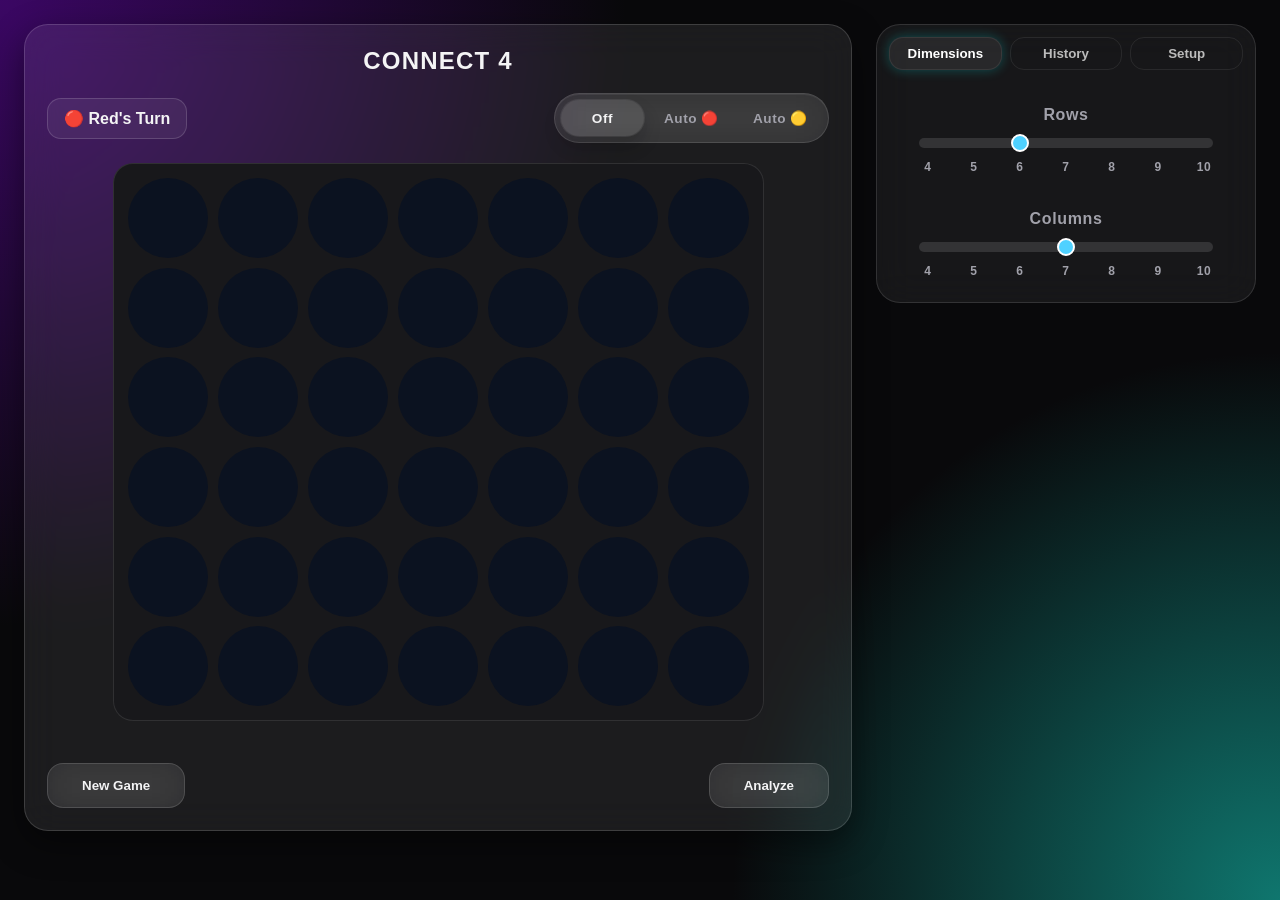
<file: index.html>
<!DOCTYPE html>
<html lang="en">
<head>
<meta charset="UTF-8" />
<meta name="viewport" content="width=device-width, initial-scale=1.0" />
<title>Connect 4</title>

<!--
    Cross-origin isolation shim: the c4 solver builds are multithreaded WASM
    and need SharedArrayBuffer, which requires COOP/COEP headers. This service
    worker lives at the Pages project root so its scope covers every page.
    Script from: https://github.com/gzuidhof/coi-serviceworker
-->
<script src="./coi-serviceworker.js"></script>

<link rel="stylesheet" href="./styles.css" />
</head>
<body>

<div class="app-shell">
    <main class="layout">

        <section class="game-panel">
            <div class="card">

                <h1>CONNECT 4</h1>

                <div class="top">
                    <div class="turn" id="turnIndicator">🔴 Red's Turn</div>

                    <div class="ai-control">
                        <div id="aiToggle" class="ai-switch" role="group" aria-label="AI player">
                            <button type="button" class="ai-option active" data-mode="0">Off</button>
                            <button type="button" class="ai-option" data-mode="1">Auto 🔴</button>
                            <button type="button" class="ai-option" data-mode="2">Auto 🟡</button>
                        </div>
                    </div>
                </div>

                <div class="board-wrap">
                    <div id="board" class="board"></div>
                </div>

                <div id="scoreStrip" class="score-strip"></div>

                <div class="bottom">
                    <button id="resetBtn" class="glass-btn">New Game</button>
                    <div id="analysisText">Analysis unavailable</div>
                    <button id="analyzeToggle" class="glass-btn">Analyze</button>
                </div>

            </div>
        </section>

        <aside class="sidebar">
            <div class="tab-panel">

                <div class="tab-header">
                    <button class="tab active" data-tab="dimensions">Dimensions</button>
                    <button class="tab" data-tab="history">History</button>
                    <button class="tab" data-tab="setup">Setup</button>
                </div>

                <div class="tab-content">

                    <section class="tab-view active" id="dimensions">
                        <div class="slider-group">

                            <label>
                                Rows
                                <input type="range" id="rowsSlider" min="4" max="10" value="6">
                                <div class="slider-scale" aria-hidden="true">
                                    <span>4</span><span>5</span><span>6</span><span>7</span>
                                    <span>8</span><span>9</span><span>10</span>
                                </div>
                            </label>

                            <label>
                                Columns
                                <input type="range" id="colsSlider" min="4" max="10" value="7">
                                <div class="slider-scale" aria-hidden="true">
                                    <span>4</span><span>5</span><span>6</span><span>7</span>
                                    <span>8</span><span>9</span><span>10</span>
                                </div>
                            </label>

                        </div>
                    </section>

                    <section class="tab-view" id="history">
                        <table id="historyTable">
                            <thead>
                                <tr>
                                    <th>Move</th>
                                    <th>Column</th>
                                    <th>Player</th>
                                </tr>
                            </thead>
                            <tbody></tbody>
                        </table>
                    </section>

                    <section class="tab-view" id="setup">
                        <div class="position-controls">
                            <label for="positionInput">Position String</label>
                            <input id="positionInput" type="text" placeholder="Example: 4452301">
                            <p class="hint">Press Enter to apply.</p>
                            <button id="copyPosition" class="glass-btn">Copy Position</button>
                        </div>
                    </section>

                </div>

            </div>
        </aside>

    </main>
</div>

<div class="modal" id="modal">
    <div class="modal-card">
        <h2 id="winnerText">Winner!</h2>
        <p>Congratulations!</p>
        <button id="playAgain">Play Again</button>
    </div>
</div>


<script type="module" src="./app.js"></script>

</body>
</html>
</file>
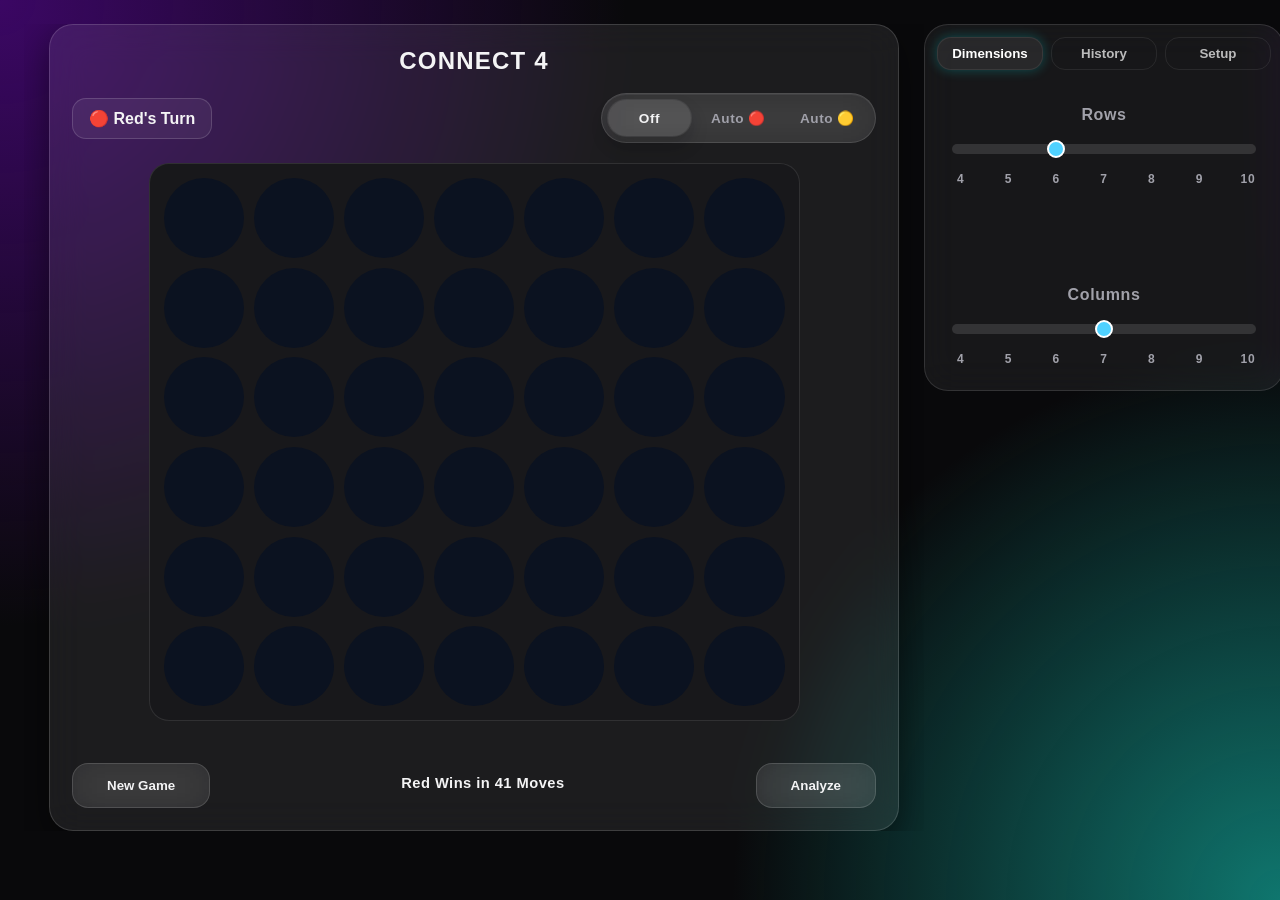
<file: User-Interface.html>
<!DOCTYPE html>
<html lang="en">
<head>
<meta charset="UTF-8" />
<meta name="viewport" content="width=device-width, initial-scale=1.0" />
<title>Connect 4</title>

<style>
:root{
    --bg:#09090b;
    --panel:rgba(255,255,255,.08);
    --glass:rgba(255,255,255,.06);
    --border:rgba(255,255,255,.15);
    --text:#f4f4f5;
    --muted:#a1a1aa;
    --red:#ff4d6d;
    --yellow:#ffd43b;
    --board:#18181b;
    --cell:#0f172a;
    --shadow:0 12px 35px rgba(0,0,0,.45);
}

.ai-switch{

    display:grid;

    grid-template-columns:repeat(3, minmax(0, 1fr));

    gap:6px;

    min-width:228px;

    padding:6px;

    background:rgba(255,255,255,.08);

    backdrop-filter:blur(18px);

    border:1px solid rgba(255,255,255,.12);

    border-radius:999px;

    box-shadow:inset 0 1px 0 rgba(255,255,255,.06);

}

.ai-switch:disabled{

    opacity:.45;

    cursor:not-allowed;

    pointer-events:none;

}

.ai-option{

    border:none;

    padding:10px 14px;

    border-radius:999px;

    background:transparent;

    color:var(--muted);

    font-size:.85rem;

    font-weight:700;

    letter-spacing:.04em;

    transition:background .2s, color .2s, box-shadow .2s, transform .2s;

}

.ai-option:hover{

    background:rgba(255,255,255,.07);

}

.ai-option.active{

    color:var(--text);

    background:rgba(255,255,255,.12);

    box-shadow:0 0 0 1px rgba(255,255,255,.08), 0 10px 18px rgba(0,0,0,.18);

}

.ai-option[data-mode="1"].active{

    color:#ffe5eb;

    background:linear-gradient(180deg, rgba(255,77,109,.34), rgba(255,77,109,.18));

    box-shadow:0 0 0 1px rgba(255,77,109,.3), 0 0 18px rgba(255,77,109,.22);

}

.ai-option[data-mode="2"].active{

    color:#fff7cf;

    background:linear-gradient(180deg, rgba(255,212,59,.34), rgba(255,212,59,.18));

    box-shadow:0 0 0 1px rgba(255,212,59,.28), 0 0 18px rgba(255,212,59,.2);

}

#historyTable{

    width:100%;

    table-layout: fixed;

    border-collapse:collapse;

    color:var(--text);

    font-size:.9rem;

}

#historyTable th,
#historyTable td{
    width:33.33%;
    text-align:center;
    vertical-align:middle;
}

#historyTable thead{

    color:var(--muted);

    font-weight:600;

    letter-spacing:.08em;

    text-transform:uppercase;

}

#historyTable tbody{

    display:block;

    overflow:auto;

    max-height:500px;

}

#historyTable tr{

    display:table;

    width:100%;

    cursor:pointer;

}

#historyTable td{

    padding:12px;

    border-bottom:
        1px solid rgba(255,255,255,.08);

    color:var(--text);

}

#historyTable tbody tr{

    transition:
        background .2s;

}

#historyTable tbody tr:hover{

    background:
        rgba(255,255,255,.06);

}

.heat-win{

    box-shadow:
        0 0 18px #00ff88,
        inset 0 0 18px #00ff88;

}

.heat-loss{

    box-shadow:
        0 0 18px #ff3b5c,
        inset 0 0 18px #ff3b5c;

}

.heat-draw{

    box-shadow:
        0 0 18px #ffd43b,
        inset 0 0 18px #ffd43b;

}

.score-strip{

    display:grid;

    gap:10px;

    width:auto;

    margin-left:auto;

    margin-right:auto;

    margin-top:14px;

    text-align:center;

    font-size:.9rem;

    letter-spacing:.05em;

}

.score-value{

    position:relative;

    padding:8px 0;

    border-radius:12px;

    border:1px solid rgba(255,255,255,.08);

    background:rgba(255,255,255,.04);

    font-weight:700;

    transition:transform .2s, box-shadow .2s, border-color .2s;

}

.score-value.best{

    transform:translateY(-2px);

    border-color:rgba(255,255,255,.35);

    box-shadow:0 0 0 1px rgba(255,255,255,.12), 0 0 18px rgba(255,255,255,.14);

}

.score-value.best::after{

    content:"▲";

    position:absolute;

    top:-16px;

    left:50%;

    transform:translateX(-50%);

    font-size:.72rem;

    color:#f4f4f5;

}

*{
    margin:0;
    padding:0;
    box-sizing:border-box;
    font-family:Inter,Segoe UI,Arial,sans-serif;
}

.tab-panel{

    display:flex;
    flex-direction:column;

    height:100%;

    backdrop-filter:blur(18px);

    background:rgba(255,255,255,.06);

    border:1px solid rgba(255,255,255,.12);

    border-radius:24px;

    overflow:hidden;

}

.tab-header{

    display:flex;

    padding:12px;

    gap:8px;

}

.tab{

    flex:1;

    background:transparent;

    color:#bbb;

    border:1px solid rgba(255,255,255,.08);

    transition:.25s;

    padding: 8px;

}

.tab.active{

    color:white;

    background:rgba(255,255,255,.08);

    box-shadow:
        0 0 12px rgba(0,255,255,.25);

}

.tab-content{

    flex:1;
    overflow:hidden;

}

.tab-view{

    display:none;

    padding:24px;

    padding-left:0;

    padding-right:0;

}

.position-controls{

    display:flex;

    flex-direction:column;

    gap:16px;

    margin-top:10px;

}

.tab-view.active{

    display:block;

}

.bottom{

    display:flex;

    justify-content:space-between;

    margin-top:28px;

}

.glass-btn{

    padding:14px 34px;

    background:rgba(255,255,255,.08);

    border:1px solid rgba(255,255,255,.14);

    backdrop-filter:blur(18px);

    color:var(--text);

    border-radius:16px;

    transition:
        transform .2s,
        background .2s;

}

.glass-btn:hover{

    transform:scale(1.04);

    background:rgba(255,255,255,.12);

}

html,
body{
    width:100%;
    min-height:100%;
}

body{
    margin:0;
    overflow-x:hidden;
    overflow-y:auto;
}

body{
    margin:0;

    background:
        radial-gradient(circle at top left,#3b0764 0%,transparent 40%),
        radial-gradient(circle at bottom right,#0f766e 0%,transparent 35%),
        var(--bg);

    color:var(--text);
}

.app-shell{

    width:100%;
    min-height:100vh;

    padding:24px;

}

.layout{

    display:grid;

    grid-template-columns:
        minmax(900px,1fr)
        400px;

    align-items:start;

}

.game-panel{

    display:flex;

    justify-content:center;

    align-items:center;

    overflow:hidden;

}

.sidebar{

    display:flex;

    flex-direction:column;

    overflow:hidden;

    width:360px;

}

.slider-control{
    display:flex;
    flex-direction:column;
    gap:8px;
}

.slider-label{
    font-size:0.9rem;
    color:var(--muted);
    font-weight:600;
}

.slider-scale{
    margin:0 auto;
    display:flex;
    justify-content:space-between;
    width:100%;
    max-width:300px;
    font-size:0.75rem;
    color:var(--muted);
    margin-top:-2px;
}

.slider-scale span{
    display:inline-block;
    font-variant-numeric: tabular-nums;
    width: 2ch;
    text-align: center;
}

.slider-group input[type=range]{

    width:85%;

    max-width: 1080px;

    height:10px;

    appearance:none;

    border-radius:999px;

    background:rgba(255,255,255,.12);

    cursor:pointer;

}

.slider-group input[type=range]::-webkit-slider-thumb{

    appearance:none;

    width:18px;

    height:18px;

    border-radius:50%;

    background:#4fd1ff;

    border:2px solid white;

}

.slider-group label{

    display:flex;

    align-items:center;

    flex-direction:column;

    gap:20px;

    font-weight:600;

    letter-spacing:.04em;

    color:var(--muted);

}

.slider-group{

    display:flex;

    flex-direction:column;

    gap:100px;

}

.position-controls,
.history-buttons{
    display:flex;
    gap:24px;
    flex-wrap:wrap;
    align-items:center;
}

.position-controls label{

    font-size:.82rem;

    font-weight:600;

    letter-spacing:.08em;

    color:var(--muted);

    text-transform:uppercase;

}

.position-controls input{

    padding:14px 18px;

    border-radius:14px;

    border:1px solid rgba(255,255,255,.12);

    background:rgba(255,255,255,.05);

    color:var(--text);

    backdrop-filter:blur(18px);

}

.hint{

    color:var(--muted);

    font-size:.82rem;

    line-height:1.6;

}

.slider-value{
    display:inline-block;
    margin-top:6px;
    font-size:0.95rem;
    color:var(--text);
    font-weight:600;
}

.card{
    width:100%;
    max-width:850px;

    backdrop-filter:blur(18px);
    background:var(--panel);
    border:1px solid var(--border);
    border-radius:24px;
    box-shadow:var(--shadow);
    padding:22px;
}

h1{
    text-align:center;
    margin-bottom:18px;
    letter-spacing:.05em;
}

.top{
    display:flex;
    justify-content:space-between;
    align-items:center;
    flex-wrap:wrap;
    gap:12px;
    margin-bottom:20px;
}

.turn{
    font-weight:700;
    padding:10px 16px;
    border-radius:14px;
    background:var(--glass);
    border:1px solid var(--border);
}

.scores{
    display:flex;
    gap:12px;
}

.score{
    min-width:110px;
    text-align:center;
    padding:10px 16px;
    border-radius:14px;
    background:var(--glass);
    border:1px solid var(--border);
}

.score span{
    display:block;
    font-size:1.5rem;
    margin-top:4px;
}

.board-wrap{
    position:relative;
}

.board{

    margin: 0 auto;

    display:grid;

    gap:10px;

    width:auto;
    height:auto;

    transition:
        width 0s,
        height 0s;

    background:var(--board);
    padding:14px;
    border-radius:20px;
    border:1px solid rgba(255,255,255,.1);
}

.cell{
    position:relative;
    aspect-ratio:1;
    background:#0b1220;
    border-radius:50%;
    overflow:hidden;
    cursor:pointer;
    transition:.2s;
}

.cell:hover{
    transform:scale(1.04);
}

.token{
    position:absolute;
    inset:6%;
    border-radius:50%;
    transform:translateY(-850%);
    transition:
        transform .45s cubic-bezier(.2,.8,.2,1),
        opacity .25s;
    opacity:0;
}

.token.show{
    transform:translateY(0);
    opacity:1;
}

.red{
    background:radial-gradient(circle at 35% 30%,#fff4,transparent 30%),var(--red);
    box-shadow:0 0 20px rgba(255,77,109,.5);
}

.yellow{
    background:radial-gradient(circle at 35% 30%,#fff5,transparent 30%),var(--yellow);
    box-shadow:0 0 20px rgba(255,212,59,.5);
}

.ghost{
    opacity:.35 !important;
    transform:translateY(0)!important;
}

.modal{
    position:fixed;
    inset:0;
    background:rgba(0,0,0,.65);
    display:flex;
    justify-content:center;
    align-items:center;
    opacity:0;
    pointer-events:none;
    transition:.3s;
}

.modal.show{
    opacity:1;
    pointer-events:auto;
}

.modal-card{
    width:min(92vw,380px);
    text-align:center;
    padding:30px;
    border-radius:24px;
    backdrop-filter:blur(18px);
    background:rgba(25,25,35,.92);
    border:1px solid rgba(255,255,255,.12);
    box-shadow:var(--shadow);
}

.modal h2{
    margin-bottom:12px;
    font-size:2rem;
}

.modal p{
    color:var(--muted);
    margin-bottom:22px;
}

button{
    border:none;
    background:white;
    color:#111;
    font-weight:700;
    padding:14px 24px;
    border-radius:14px;
    cursor:pointer;
    transition:.2s;
}

button:hover{
    transform:translateY(-2px) scale(1.04);
}

button:disabled{
    opacity:.45;
    cursor:not-allowed;
    pointer-events:none;
    transform:none;
}

.flash-success{

    box-shadow:
        0 0 18px #00ff88;

}

.flash-error{

    box-shadow:
        0 0 18px #ff4444;

}

#analysisText{

    font-family:sans-serif;

    font-weight:600;

    letter-spacing:.03em;

    font-size:.92rem;

    color:var(--text);

    text-shadow:0 0 12px rgba(255, 255, 255, 0.06);

    margin-top:12px;

}

@media(max-width:640px){

.board{
    gap:6px;
    padding:8px;
}

.top{
    flex-direction:column;
}

.score{
    min-width:95px;
}

}

</style>
</head>

<body>

<div class="app-shell">

    <main class="layout">

        <section class="game-panel">

            <div class="card">

            <h1>CONNECT 4</h1>

            <div class="top">

            <div class="turn" id="turnIndicator">
            🔴 Red's Turn
            </div>

            <div class="ai-control">

                <div
                    id="aiToggle"
                    class="ai-switch"
                    role="group"
                    aria-label="AI player">

                    <button
                        type="button"
                        class="ai-option active"
                        data-mode="0">

                        Off

                    </button>

                    <button
                        type="button"
                        class="ai-option"
                        data-mode="1">

                        Auto 🔴

                    </button>

                    <button
                        type="button"
                        class="ai-option"
                        data-mode="2">

                        Auto 🟡

                    </button>

                </div>

            </div>

            </div>

            <div class="board-wrap">
            <div id="board" class="board"></div>
            </div>

            <div
            id="scoreStrip"
            class="score-strip">

            </div>

            <div class="bottom">

                <button id="resetBtn" class="glass-btn">

                    New Game

                </button>

                <div id="analysisText">
                Analysis unavailable
                </div>

                <button id="analyzeToggle" class="glass-btn">

                Analyze

                </button>

            </div>

            </div>

        </section>

        <aside class="sidebar">

            <div class="tab-panel">

                <div class="tab-header">

                    <button
                        class="tab active"
                        data-tab="dimensions">

                        Dimensions

                    </button>

                    <button
                        class="tab"
                        data-tab="history">

                        History

                    </button>

                    <button
                        class="tab"
                        data-tab="setup">

                        Setup

                    </button>

                </div>

                <div class="tab-content">

                    <section
                        class="tab-view active"
                        id="dimensions">

                        <div class="slider-group">

                            <label>
                                Rows
                                <input
                                    type="range"
                                    id="rowsSlider"
                                    min="4"
                                    max="10"
                                    value="6">
                                <div class="slider-scale" aria-hidden="true">

                                <span>4</span><span>5</span><span>6</span><span>7</span>
                                <span>8</span><span>9</span><span>10</span>

                                </div>
                            </label>

                            <label>
                                Columns
                                <input
                                    type="range"
                                    id="colsSlider"
                                    min="4"
                                    max="10"
                                    value="7">
                                <div class="slider-scale" aria-hidden="true">

                                <span>4</span><span>5</span><span>6</span><span>7</span>
                                <span>8</span><span>9</span><span>10</span>

                                </div>
                            </label>

                        </div>

                    </section>

                    <section
                        class="tab-view"
                        id="history">

                        <!-- history table -->
                        <table id="historyTable">

                        <thead>

                        <tr>

                        <th>Move</th>

                        <th>Column</th>

                        <th>Player</th>

                        </tr>

                        </thead>

                        <tbody>

                        </tbody>

                        </table>

                    </section>

                    <section
                        class="tab-view"
                        id="setup">

                        <div class="position-controls">

                            <label for="positionInput">
                                Position String
                            </label>

                            <input
                                id="positionInput"
                                type="text"
                                placeholder="Example: 4452301">

                            <p class="hint">
                                Press Enter to apply.
                            </p>

                            <button id="copyPosition" class="glass-btn">
                            Copy Position
                            </button>

                        </div>

                    </section>

                </div>

            </div>

        </aside>

    </main>

</div>

<div class="modal" id="modal">
<div class="modal-card">
<h2 id="winnerText">Winner!</h2>
<p>Congratulations!</p>
<button id="playAgain">Play Again</button>
</div>
</div>

<script type="module">
/*
=========================================
CONNECT 4
6 Rows x 7 Columns

0 = Empty
1 = Red
2 = Yellow

This implementation includes:
- Local multiplayer
- Score persistence until refresh
- Ghost landing preview
- Animated falling tokens
- Win detection
=========================================
*/
import createModule from "./Connect-4-Solvers.js";


let aiMode = 0;
/*
0 = Off
1 = AI plays Red
2 = AI plays Yellow
*/

let cachedScores = null;
let wasmModule = null;
let solver = null;
let solverLoaded = false;
let analyzeEnabled=false;

// Current board dimensions
let rows = 6;
let cols = 7;

// Current board state
let board = [];
let positionString = "";

// Current player
let currentPlayer = 1;

let moves = [0, 0];

let gameOver = false;

// ---------- History ----------
let history = [];
let historyIndex = -1;

let scores = {
    red:0,
    yellow:0
};

const boardElement = document.getElementById("board");
const turnIndicator = document.getElementById("turnIndicator");

const modal = document.getElementById("modal");
const winnerText = document.getElementById("winnerText");

function initBoard(){

    board = Array.from(
        {length:rows},
        ()=>Array(cols).fill(0)
    );

    currentPlayer = 1;
    gameOver = false;

    history = [];
    historyIndex = -1;

    positionString = "";

    document
    .querySelector("#historyTable tbody")
    .innerHTML="";

    updateTurn();

    renderBoard();

    initializeSolver();

    updateAnalysis();

    updateAIButton();

    updateAnalyzeButton();

    maybePlayAI();



}

async function initializeSolver(){

    if(rows !== 6 || cols !== 7){

        solver = null;
        solverLoaded = false;

        return;
    }

    if(solverLoaded)
        return;

    wasmModule = await createModule();

    solver = new wasmModule.Solver_7x6();

    solverLoaded = true;

    updateAnalysis();

}

function resizeBoard(){

    const maxWidth = Math.min(window.innerWidth * 0.78, 760);
    const maxHeight = Math.min(window.innerHeight * 0.62, 620);

    const ratio = cols / rows;

    let width = maxHeight * ratio;
    let height = maxHeight;

    if (width > maxWidth) {
        width = maxWidth;
        height = width / ratio;
    }

    width = Math.max(240, width);
    height = Math.max(240, height);

    boardElement.style.width = `${width}px`;
    boardElement.style.height = `${height}px`;

    const scoreStrip = document.getElementById("scoreStrip");
    const boardStyles = getComputedStyle(boardElement);

    scoreStrip.style.width = `${width}px`;
    scoreStrip.style.columnGap = boardStyles.columnGap;
    scoreStrip.style.paddingLeft = boardStyles.paddingLeft;
    scoreStrip.style.paddingRight = boardStyles.paddingRight;
}

function renderBoard(){

    resizeBoard();

    boardElement.style.gridTemplateColumns =
        `repeat(${cols}, 1fr)`;

    boardElement.style.gridTemplateRows =
        `repeat(${rows},1fr)`;

    boardElement.innerHTML="";

    for(let r=0;r<rows;r++){

        for(let c=0;c<cols;c++){

            const cell=document.createElement("div");
            cell.className="cell";

            cell.dataset.row=r;
            cell.dataset.col=c;

            cell.addEventListener("click",()=>dropPiece(c));

            cell.addEventListener("mouseenter",()=>showGhost(c));

            cell.addEventListener("mouseleave",clearGhost);

            if(board[r][c]!==0){

                const token=document.createElement("div");

                token.className="token show "+(
                    board[r][c]===1?"red":"yellow"
                );

                cell.appendChild(token);

            }

            boardElement.appendChild(cell);

            if(
                analyzeEnabled &&
                cachedScores &&
                r===lowestRow(c)
            ){

                applyHeat(cell,cachedScores[c]);

            }

        }

    }

}

function applyHeat(cell,score){

    if(score===-100)
        return;

    cell.style.boxShadow=
        `0 0 20px ${scoreColor(score)}`;

    cell.style.borderColor=
        scoreColor(score);

}

function updateTurn(){

    if(currentPlayer===1){

        turnIndicator.innerHTML="🔴 Red's Turn";

    }else{

        turnIndicator.innerHTML="🟡 Yellow's Turn";

    }

}

function lowestRow(col){

    for(let r=rows-1;r>=0;r--){

        if(board[r][col]===0) return r;

    }

    return -1;

}

function dropPiece(col){

    if(gameOver) return;

    const row=lowestRow(col);

    if(row===-1) return; // Full column

    board[row][col]=currentPlayer;

    positionString += col.toString();

    saveHistory(col);

    renderBoard();

    if(checkWinner(row,col,currentPlayer)){

        gameOver=true;

        if(currentPlayer===1){

            winnerText.innerHTML="🔴 Red Wins!";

        }else{

            winnerText.innerHTML="🟡 Yellow Wins!";

        }

        setTimeout(()=>{
            modal.classList.add("show");
        },350);

        return;
    }

    if(board.flat().every(v=>v!==0)){

        gameOver=true;

        winnerText.innerHTML="🤝 Draw!";

        setTimeout(()=>{
            modal.classList.add("show");
        },350);

        return;
    }

    currentPlayer=currentPlayer===1?2:1;

    updateTurn();

    maybePlayAI();

    updateAnalysis();

}

function countDirection(row,col,dr,dc,player){

    let count=0;

    let r=row+dr;
    let c=col+dc;

    while(
        r>=0 &&
        r<rows &&
        c>=0 &&
        c<cols &&
        board[r][c]===player
    ){
        count++;
        r+=dr;
        c+=dc;
    }

    return count;

}

function checkWinner(row,col,player){

    const dirs=[
        [0,1],
        [1,0],
        [1,1],
        [1,-1]
    ];

    for(const [dr,dc] of dirs){

        const total=
        1+
        countDirection(row,col,dr,dc,player)+
        countDirection(row,col,-dr,-dc,player);

        if(total>=4) return true;

    }

    return false;

}

function saveHistory(col){

    history = history.slice(0, historyIndex + 1);

    history.push({

        board: board.map(r=>[...r]),

        positionString,

        player: currentPlayer,

        col,

        move: history.length

    });

    historyIndex++;
    updateHistoryTable();

}

const rowsSlider = document.getElementById("rowsSlider");
const colsSlider = document.getElementById("colsSlider");

rowsSlider.addEventListener("input",()=>{

    rows = Number(rowsSlider.value);

});

colsSlider.addEventListener("input",()=>{

    cols = Number(colsSlider.value);

});

rowsSlider.addEventListener("change",initBoard);
colsSlider.addEventListener("change",initBoard);

/*
Ghost preview
Shows where the piece will land.
*/

function clearGhost(){

    document
    .querySelectorAll(".ghost")
    .forEach(g=>g.remove());

}

function showGhost(col){

    if(gameOver) return;

    clearGhost();

    const row=lowestRow(col);

    if(row===-1) return;

    const index=row*cols+col;

    const cell=boardElement.children[index];

    const ghost=document.createElement("div");

    ghost.className=
    "token ghost "+
    (currentPlayer===1?"red":"yellow");

    cell.appendChild(ghost);

}

function applyPosition(sequence){

    positionInput.value="";

    positionString = "";

    initBoard();

    let valid = true;

    for(const ch of sequence){

        const col = Number(ch);

        if(
            Number.isNaN(col) ||
            col < 0 ||
            col >= cols
        ){
            valid = false;
            continue;
        }

        const row = lowestRow(col);

        if(row === -1) {
            valid = false;
            continue;
        }

        board[row][col] = currentPlayer;

        positionString += col;

        saveHistory(col);

        currentPlayer =
            currentPlayer === 1 ? 2 : 1;
    }

    flashInput(valid);

    renderBoard();

    updateTurn();

    updateAnalysis();

}

function updateHistoryTable(){

    const tbody =
        document.querySelector(
            "#historyTable tbody"
        );

    tbody.innerHTML="";

    history.forEach((item,index)=>{

        tbody.insertAdjacentHTML(

            "beforeend",

            `
            <tr data-index="${index}">

            <td>${item.move+1}</td>

            <td>${item.col}</td>

            <td>${
                item.player===1
                ?"🔴"
                :"🟡"
            }</td>
            `

        );

    });

}

function flashInput(success){

    positionInput.classList.remove(
        "flash-success",
        "flash-error"
    );

    positionInput.classList.add(

        success
        ?"flash-success"
        :"flash-error"

    );

    setTimeout(()=>{

        positionInput.classList.remove(
            "flash-success",
            "flash-error"
        );

    },450);

}

function scoreToText(score){

    const player =
        currentPlayer===1
        ?"Red"
        :"Yellow";

    if(score===0)
        return `${player} can Draw`;

    if(score===-100)
        return `${player} Loses in 1 Move`;

    if(score > 0){

        const moves = 42 + currentPlayer - 2 * score - positionString.length;

        return `${player} Wins in ${moves} Move${moves===1?"":"s"}`;

    }

    const moves = 45 - currentPlayer + 2 * score - positionString.length;

    return `${player} Loses in ${moves} Move${moves===1?"":"s"}`;

}

function updateAnalysis(){

    if(!solverLoaded){

        cachedScores = null;

        analysisText.textContent =
        "";

        renderScoreStrip();

        if(analyzeEnabled){
            renderBoard();
        }

        return;
    }

    updateSolverScores();
    if(analyzeEnabled){
        renderBoard();
    }
    renderScoreStrip();

    let best=-999;

    for(let i=0;i<cachedScores.length;i++){

        best=Math.max(best,cachedScores[i]);

    }

    analysisText.textContent=
        scoreToText(best);

}

const aiButton =
    document.getElementById("aiToggle");

const aiOptions =
    Array.from(
        aiButton.querySelectorAll(".ai-option")
    );

function updateAIButton(){

    if(rows !== 6 || cols !== 7){

        aiButton.setAttribute(
            "aria-disabled",
            "true"
        );

        aiButton.disabled = true;

        aiButton.title =
            "AI only supports 7 × 6 boards.";

        aiOptions.forEach(option=>{

            option.disabled = true;
            option.classList.remove("active");
            option.setAttribute(
                "aria-pressed",
                "false"
            );

        });

        return;
    }

    aiButton.removeAttribute(
        "aria-disabled"
    );

    aiButton.disabled = false;

    aiButton.title = "";

    aiOptions.forEach(option=>{

        const isActive =
            Number(option.dataset.mode) === aiMode;

        option.disabled = false;
        option.classList.toggle(
            "active",
            isActive
        );
        option.setAttribute(
            "aria-pressed",
            String(isActive)
        );

    });

    maybePlayAI();
}

const analyzeButton = 
    document.getElementById("analyzeToggle");

function updateAnalyzeButton() {
   if(rows !== 6 || cols !== 7){

        analyzeButton.disabled = true;

        analyzeEnabled = false;

        analyzeButton.title =
            "Analysis only supports 7 × 6 boards.";

        updateAnalysis();
        
        return;
    }

    analyzeButton.disabled = false;

    analyzeButton.title = "";
}

aiButton.addEventListener("click",(event)=>{

    const option =
        event.target.closest(".ai-option");

    if(!option || rows!==6 || cols!==7)
        return;

    aiMode = Number(option.dataset.mode);

    updateAIButton();

});

function maybePlayAI(){

    if(aiMode===0)
        return;

    if(currentPlayer!==aiMode)
        return;

    if(!solverLoaded)
        return;

    updateSolverScores();

    let best=-Infinity;

    cachedScores.forEach(v=>{

        if(v>best)
            best=v;

    });

    const choices=[];

    cachedScores.forEach((v,i)=>{

        if(v===best)
            choices.push(i);

    });

    if(!choices.length)
        return;

    const move=

        choices[
            Math.floor(
                Math.random()*choices.length
            )
        ];

    if(!gameOver)
        dropPiece(move);

}

function renderScoreStrip(){

    const strip=
        document.getElementById(
            "scoreStrip"
        );

    strip.style.gridTemplateColumns=
        `repeat(${cols},1fr)`;

    strip.innerHTML="";

    if(!analyzeEnabled ||
       !cachedScores){

        return;

    }

    const best = Math.max(...cachedScores);

    cachedScores.forEach(score=>{

        const div=
            document.createElement("div");

        div.className =
            score === best
            ?"score-value best"
            :"score-value";

        div.textContent=

            score===-100
            ?"X"
            :score;

        div.style.color=
            scoreColor(score);

        strip.appendChild(div);

    });

}

function scoreColor(score){

    if(score===-100)
        return "rgba(255,255,255,.15)";

    const minScore = -18;
    const maxScore = 18;

    score =
        Math.max(minScore,
        Math.min(maxScore,score));

    if(score===0)
        return "hsl(52 100% 58%)";

    if(score<0){

        const t =
            (score - minScore) /
            (-1 - minScore);

        const lightness =
            38 + t * 24;

        const saturation =
            88 - t * 8;

        return `hsl(0 ${saturation}% ${lightness}%)`;

    }

    const t =
        (score - 1) /
        (maxScore - 1);

    const lightness =
        68 - t * 28;

    const saturation =
        62 + t * 28;

    return `hsl(135 ${saturation}% ${lightness}%)`;

}

function updateSolverScores(){

    if(!solverLoaded){

        cachedScores=null;

        return;

    }

    const result=
        solver.bestMove(positionString);

    cachedScores=[];

    for(
        let i=0;
        i<result.size();
        i++
    ){

        cachedScores.push(
            result.get(i)
        );

    }

}

document
.getElementById("playAgain")
.addEventListener("click",()=>{

    modal.classList.remove("show");

    initBoard();

});

document
.querySelector("#historyTable tbody")
.addEventListener("click",(e)=>{


    const row=e.target.closest("tr");

    if(!row) return;

    const index=
        Number(row.dataset.index);

    const state=
        history[index];

    historyIndex = index;

    board=
        state.board.map(r=>[...r]);

    positionString = state.positionString;

    currentPlayer=
        3-state.player;

    updateAnalysis();

    renderBoard();

    updateTurn();

});

document
.getElementById("resetBtn")
.addEventListener("click",initBoard);

document
.querySelector(".tab-header")
.addEventListener("click",(e)=>{

    const button=e.target.closest(".tab");

    if(!button) return;

    document
        .querySelectorAll(".tab")
        .forEach(b=>b.classList.remove("active"));

    button.classList.add("active");

    document
        .querySelectorAll(".tab-view")
        .forEach(v=>v.classList.remove("active"));

    document
        .getElementById(button.dataset.tab)
        .classList.add("active");

});

const positionInput=
document.getElementById(
    "positionInput"
);

positionInput.addEventListener(
"keydown",

(event)=>{

    if(event.key!=="Enter")
        return;

    const value=
        positionInput.value.trim();

    applyPosition(value);

});

document
.getElementById("analyzeToggle")
.addEventListener("click",()=>{

    if(analyzeButton.disabled)
        return;

    analyzeEnabled=!analyzeEnabled;

    updateAnalysis();

    renderBoard();

});

document
.getElementById("copyPosition")
.addEventListener("click",async()=>{

    await navigator.clipboard.writeText(positionString);

    const button=
        document.getElementById("copyPosition");

    button.textContent="Copied!";

    setTimeout(()=>{

        button.textContent=
            "Copy Position";

    },1200);

});

initBoard();

</script>

</body>
</html>
</file>
<file: styles.css>
:root{
    --bg:#09090b;
    --panel:rgba(255,255,255,.08);
    --glass:rgba(255,255,255,.06);
    --border:rgba(255,255,255,.15);
    --text:#f4f4f5;
    --muted:#a1a1aa;
    --red:#ff4d6d;
    --yellow:#ffd43b;
    --board:#18181b;
    --cell:#0f172a;
    --shadow:0 12px 35px rgba(0,0,0,.45);
}

*{
    margin:0;
    padding:0;
    box-sizing:border-box;
    font-family:Inter,Segoe UI,Arial,sans-serif;
}

html,body{
    width:100%;
    min-height:100%;
}

body{
    overflow-x:hidden;
    overflow-y:auto;
    background:
        radial-gradient(circle at top left,#3b0764 0%,transparent 40%),
        radial-gradient(circle at bottom right,#0f766e 0%,transparent 35%),
        var(--bg);
    color:var(--text);
}

/* ---------- Layout ---------- */

.app-shell{
    width:100%;
    min-height:100vh;
    padding:24px;
}

.layout{
    display:grid;
    grid-template-columns:minmax(0,1fr) 380px;
    gap:24px;
    align-items:start;
    max-width:1400px;
    margin:0 auto;
}

.game-panel{
    display:flex;
    justify-content:center;
    align-items:center;
    min-width:0;
}

.sidebar{
    display:flex;
    flex-direction:column;
    overflow:hidden;
    width:100%;
    min-width:0;
}

.card{
    width:100%;
    max-width:850px;
    backdrop-filter:blur(18px);
    background:var(--panel);
    border:1px solid var(--border);
    border-radius:24px;
    box-shadow:var(--shadow);
    padding:22px;
}

h1{
    text-align:center;
    margin-bottom:18px;
    letter-spacing:.05em;
}

.top{
    display:flex;
    justify-content:space-between;
    align-items:center;
    flex-wrap:wrap;
    gap:12px;
    margin-bottom:20px;
}

.turn{
    font-weight:700;
    padding:10px 16px;
    border-radius:14px;
    background:var(--glass);
    border:1px solid var(--border);
}

.scores{
    display:flex;
    gap:12px;
}

.score{
    min-width:110px;
    text-align:center;
    padding:10px 16px;
    border-radius:14px;
    background:var(--glass);
    border:1px solid var(--border);
}

.score span{
    display:block;
    font-size:1.5rem;
    margin-top:4px;
}

/* ---------- AI switch ---------- */

.ai-switch{
    display:grid;
    grid-template-columns:repeat(3,minmax(0,1fr));
    gap:6px;
    min-width:228px;
    padding:6px;
    background:rgba(255,255,255,.08);
    backdrop-filter:blur(18px);
    border:1px solid rgba(255,255,255,.12);
    border-radius:999px;
    box-shadow:inset 0 1px 0 rgba(255,255,255,.06);
}

.ai-switch:disabled{
    opacity:.45;
    cursor:not-allowed;
    pointer-events:none;
}

.ai-option{
    border:none;
    padding:10px 14px;
    border-radius:999px;
    background:transparent;
    color:var(--muted);
    font-size:.85rem;
    font-weight:700;
    letter-spacing:.04em;
    transition:background .2s, color .2s, box-shadow .2s, transform .2s;
}

.ai-option:hover{
    background:rgba(255,255,255,.07);
}

.ai-option.active{
    color:var(--text);
    background:rgba(255,255,255,.12);
    box-shadow:0 0 0 1px rgba(255,255,255,.08), 0 10px 18px rgba(0,0,0,.18);
}

.ai-option[data-mode="1"].active{
    color:#ffe5eb;
    background:linear-gradient(180deg, rgba(255,77,109,.34), rgba(255,77,109,.18));
    box-shadow:0 0 0 1px rgba(255,77,109,.3), 0 0 18px rgba(255,77,109,.22);
}

.ai-option[data-mode="2"].active{
    color:#fff7cf;
    background:linear-gradient(180deg, rgba(255,212,59,.34), rgba(255,212,59,.18));
    box-shadow:0 0 0 1px rgba(255,212,59,.28), 0 0 18px rgba(255,212,59,.2);
}

/* ---------- Board ---------- */

.board-wrap{
    position:relative;
}

.board{
    margin:0 auto;
    display:grid;
    gap:10px;
    width:auto;
    height:auto;
    background:var(--board);
    padding:14px;
    border-radius:20px;
    border:1px solid rgba(255,255,255,.1);
}

.cell{
    position:relative;
    aspect-ratio:1;
    background:#0b1220;
    border-radius:50%;
    overflow:hidden;
    cursor:pointer;
    transition:.2s;
}

.cell:hover{
    transform:scale(1.04);
}

.token{
    position:absolute;
    inset:6%;
    border-radius:50%;
    transform:translateY(-850%);
    transition:transform .45s cubic-bezier(.2,.8,.2,1), opacity .25s;
    opacity:0;
}

.token.show{
    transform:translateY(0);
    opacity:1;
}

.red{
    background:radial-gradient(circle at 35% 30%,#fff4,transparent 30%),var(--red);
    box-shadow:0 0 20px rgba(255,77,109,.5);
}

.yellow{
    background:radial-gradient(circle at 35% 30%,#fff5,transparent 30%),var(--yellow);
    box-shadow:0 0 20px rgba(255,212,59,.5);
}

.ghost{
    opacity:.35 !important;
    transform:translateY(0) !important;
}

.heat-win{
    box-shadow:0 0 18px #00ff88, inset 0 0 18px #00ff88;
}

.heat-loss{
    box-shadow:0 0 18px #ff3b5c, inset 0 0 18px #ff3b5c;
}

.heat-draw{
    box-shadow:0 0 18px #ffd43b, inset 0 0 18px #ffd43b;
}

/* ---------- Score strip ---------- */

.score-strip{
    display:grid;
    gap:10px;
    width:auto;
    margin:14px auto 0;
    text-align:center;
    font-size:.9rem;
    letter-spacing:.05em;
}

.score-value{
    position:relative;
    padding:8px 0;
    border-radius:12px;
    border:1px solid rgba(255,255,255,.08);
    background:rgba(255,255,255,.04);
    font-weight:700;
    transition:transform .2s, box-shadow .2s, border-color .2s;
}

.score-value.best{
    transform:translateY(-2px);
    border-color:rgba(255,255,255,.35);
    box-shadow:0 0 0 1px rgba(255,255,255,.12), 0 0 18px rgba(255,255,255,.14);
}

.score-value.best::after{
    content:"▲";
    position:absolute;
    top:-16px;
    left:50%;
    transform:translateX(-50%);
    font-size:.72rem;
    color:#f4f4f5;
}

/* ---------- Bottom bar ---------- */

.bottom{
    display:flex;
    justify-content:space-between;
    align-items:center;
    flex-wrap:wrap;
    gap:12px;
    margin-top:28px;
}

.glass-btn{
    padding:14px 34px;
    background:rgba(255,255,255,.08);
    border:1px solid rgba(255,255,255,.14);
    backdrop-filter:blur(18px);
    color:var(--text);
    border-radius:16px;
    transition:transform .2s, background .2s;
}

.glass-btn:hover{
    transform:scale(1.04);
    background:rgba(255,255,255,.12);
}

#analysisText{
    font-family:sans-serif;
    font-weight:600;
    letter-spacing:.03em;
    font-size:.92rem;
    color:var(--text);
    text-shadow:0 0 12px rgba(255,255,255,.06);
}

/* ---------- Tabs / sidebar ---------- */

.tab-panel{
    display:flex;
    flex-direction:column;
    height:100%;
    backdrop-filter:blur(18px);
    background:rgba(255,255,255,.06);
    border:1px solid rgba(255,255,255,.12);
    border-radius:24px;
    overflow:hidden;
}

.tab-header{
    display:flex;
    padding:12px;
    gap:8px;
}

.tab{
    flex:1;
    background:transparent;
    color:#bbb;
    border:1px solid rgba(255,255,255,.08);
    transition:.25s;
    padding:8px;
}

.tab.active{
    color:white;
    background:rgba(255,255,255,.08);
    box-shadow:0 0 12px rgba(0,255,255,.25);
}

.tab-content{
    flex:1;
    overflow:hidden;
}

.tab-view{
    display:none;
    padding:24px 16px;
}

.tab-view.active{
    display:block;
}

/* ---------- Sliders ---------- */

.slider-group{
    --slider-thumb-size:18px;
    display:flex;
    flex-direction:column;
    gap:36px;
}

.slider-group label{
    display:flex;
    align-items:center;
    flex-direction:column;
    gap:14px;
    font-weight:600;
    letter-spacing:.04em;
    color:var(--muted);
}

.slider-group input[type=range],
.slider-scale{
    width:85%;
    max-width:1080px;
}

.slider-group input[type=range]{
    height:10px;
    appearance:none;
    border-radius:999px;
    background:rgba(255,255,255,.12);
    cursor:pointer;
}

.slider-group input[type=range]::-webkit-slider-thumb{
    appearance:none;
    box-sizing:border-box;
    width:var(--slider-thumb-size);
    height:var(--slider-thumb-size);
    border-radius:50%;
    background:#4fd1ff;
    border:2px solid white;
}

.slider-group input[type=range]::-moz-range-thumb{
    box-sizing:border-box;
    width:var(--slider-thumb-size);
    height:var(--slider-thumb-size);
    border-radius:50%;
    background:#4fd1ff;
    border:2px solid white;
}

.slider-control{
    display:flex;
    flex-direction:column;
    gap:8px;
}

.slider-label{
    font-size:.9rem;
    color:var(--muted);
    font-weight:600;
}

.slider-scale{
    display:flex;
    justify-content:space-between;
    padding:0 calc(var(--slider-thumb-size) / 2);
    margin:-2px auto 0;
    font-size:.75rem;
    color:var(--muted);
}

.slider-scale span{
    display:flex;
    justify-content:center;
    font-variant-numeric:tabular-nums;
    width:0;
}

.slider-value{
    display:inline-block;
    margin-top:6px;
    font-size:.95rem;
    color:var(--text);
    font-weight:600;
}

/* ---------- History ---------- */

#historyTable{
    width:100%;
    table-layout:fixed;
    border-collapse:collapse;
    color:var(--text);
    font-size:.9rem;
}

#historyTable th,
#historyTable td{
    width:33.33%;
    text-align:center;
    vertical-align:middle;
}

#historyTable thead{
    color:var(--muted);
    font-weight:600;
    letter-spacing:.08em;
    text-transform:uppercase;
}

#historyTable tbody{
    display:block;
    overflow:auto;
    max-height:min(500px,55vh);
}

#historyTable tr{
    display:table;
    width:100%;
    cursor:pointer;
}

#historyTable td{
    padding:12px;
    border-bottom:1px solid rgba(255,255,255,.08);
    color:var(--text);
}

#historyTable tbody tr{
    transition:background .2s;
}

#historyTable tbody tr:hover{
    background:rgba(255,255,255,.06);
}

/* ---------- Setup ---------- */

.position-controls,
.history-buttons{
    display:flex;
    gap:16px;
    flex-wrap:wrap;
    align-items:center;
}

.position-controls{
    flex-direction:column;
    margin-top:10px;
}

.position-controls label{
    font-size:.82rem;
    font-weight:600;
    letter-spacing:.08em;
    color:var(--muted);
    text-transform:uppercase;
}

.position-controls input{
    width:min(100%,320px);
    padding:14px 18px;
    border-radius:14px;
    border:1px solid rgba(255,255,255,.12);
    background:rgba(255,255,255,.05);
    color:var(--text);
    backdrop-filter:blur(18px);
}

.hint{
    color:var(--muted);
    font-size:.82rem;
    line-height:1.6;
}

.flash-success{
    box-shadow:0 0 18px #00ff88;
}

.flash-error{
    box-shadow:0 0 18px #ff4444;
}

/* ---------- Modal / buttons ---------- */

.modal{
    position:fixed;
    inset:0;
    background:rgba(0,0,0,.65);
    display:flex;
    justify-content:center;
    align-items:center;
    opacity:0;
    pointer-events:none;
    transition:.3s;
}

.modal.show{
    opacity:1;
    pointer-events:auto;
}

.modal-card{
    width:min(92vw,380px);
    text-align:center;
    padding:30px;
    border-radius:24px;
    backdrop-filter:blur(18px);
    background:rgba(25,25,35,.92);
    border:1px solid rgba(255,255,255,.12);
    box-shadow:var(--shadow);
}

.modal h2{
    margin-bottom:12px;
    font-size:2rem;
}

.modal p{
    color:var(--muted);
    margin-bottom:22px;
}

button{
    border:none;
    background:white;
    color:#111;
    font-weight:700;
    padding:14px 24px;
    border-radius:14px;
    cursor:pointer;
    transition:.2s;
}

button:hover{
    transform:translateY(-2px) scale(1.04);
}

button:disabled{
    opacity:.45;
    cursor:not-allowed;
    pointer-events:none;
    transform:none;
}

/* ---------- Responsive ---------- */

@media(max-width:1100px){

    .layout{
        grid-template-columns:1fr;
    }

    .sidebar{
        max-width:850px;
        margin:0 auto;
    }

}

@media(max-width:640px){

    .app-shell{
        padding:12px;
    }

    .layout{
        gap:16px;
    }

    .card{
        padding:14px;
        border-radius:18px;
    }

    h1{
        font-size:1.5rem;
    }

    .top{
        flex-direction:column;
        align-items:stretch;
    }

    .turn{
        text-align:center;
    }

    .ai-control{
        display:flex;
        justify-content:center;
    }

    .board{
        gap:6px;
        padding:8px;
    }

    .score{
        min-width:90px;
    }

    .score-strip{
        font-size:.75rem;
        gap:6px;
    }

    .bottom{
        flex-direction:column;
        gap:12px;
    }

    .glass-btn{
        width:100%;
        padding:12px 20px;
    }

}
</file>
